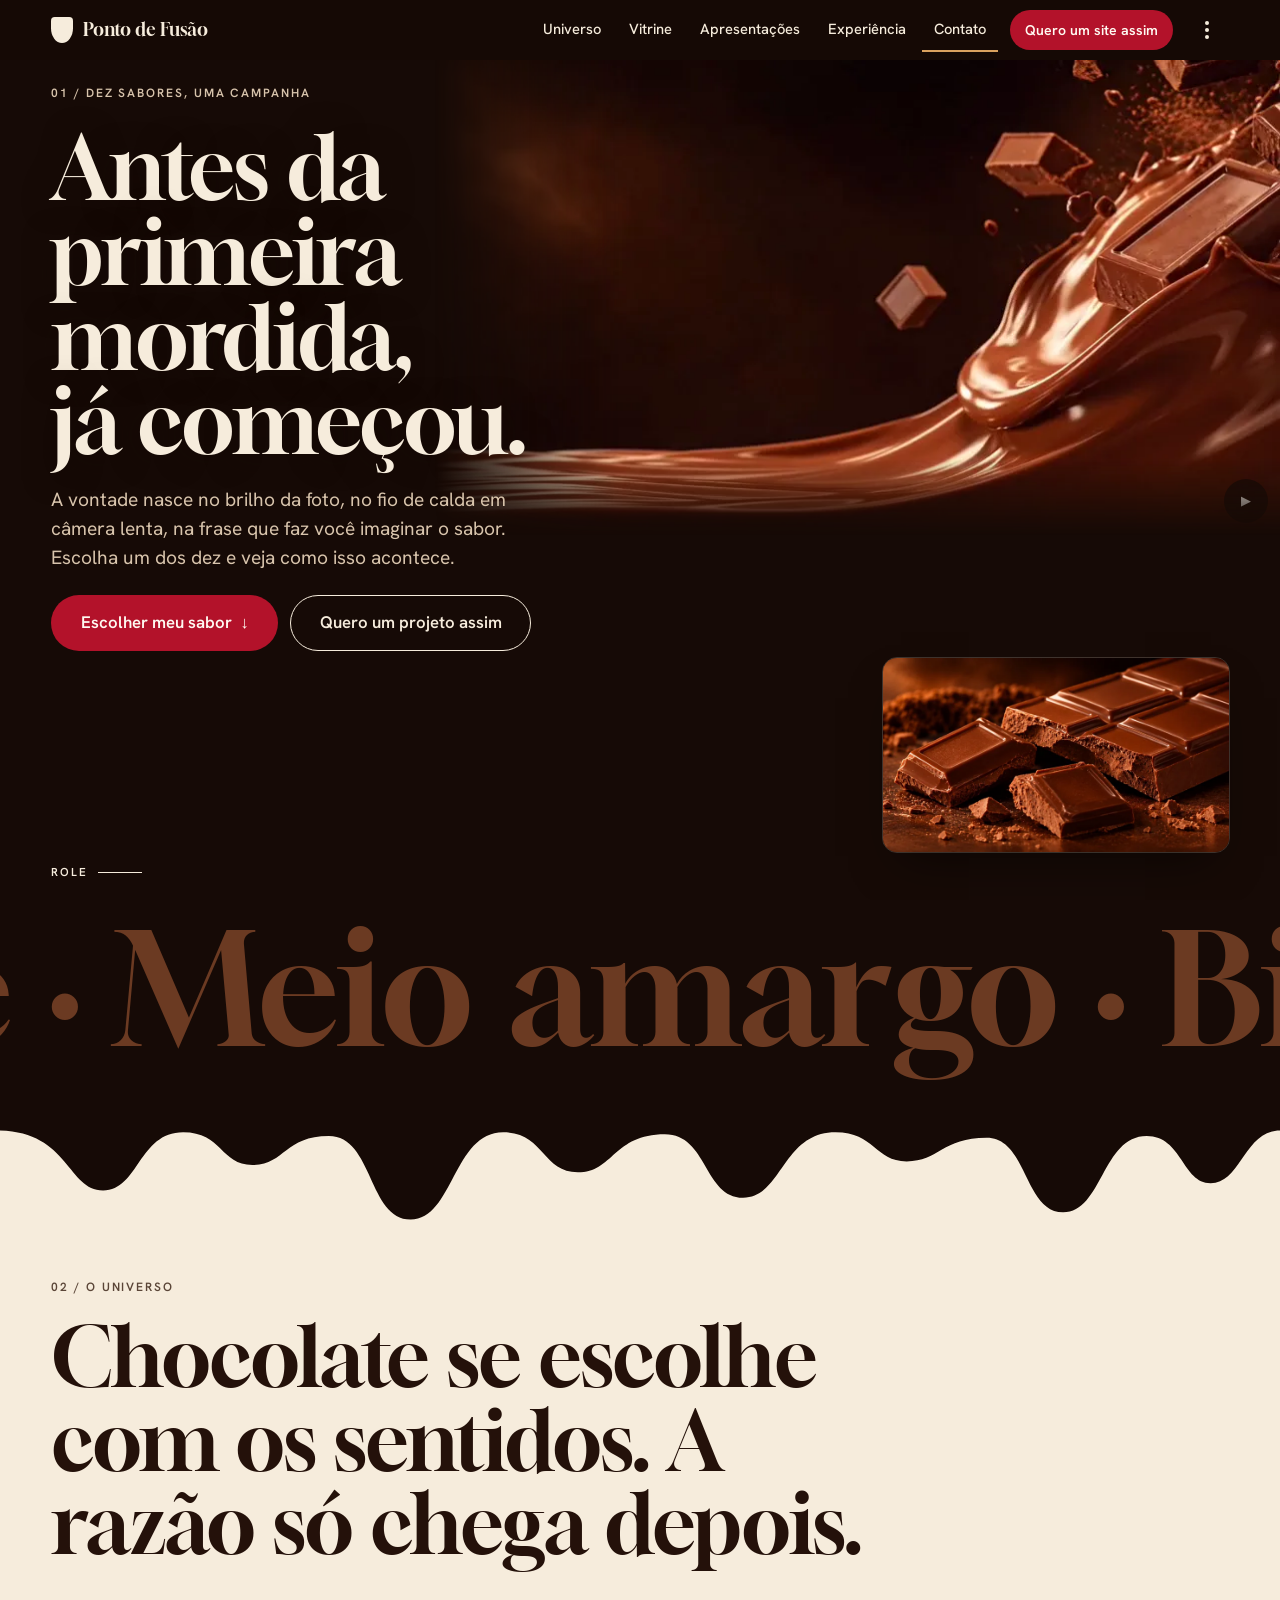
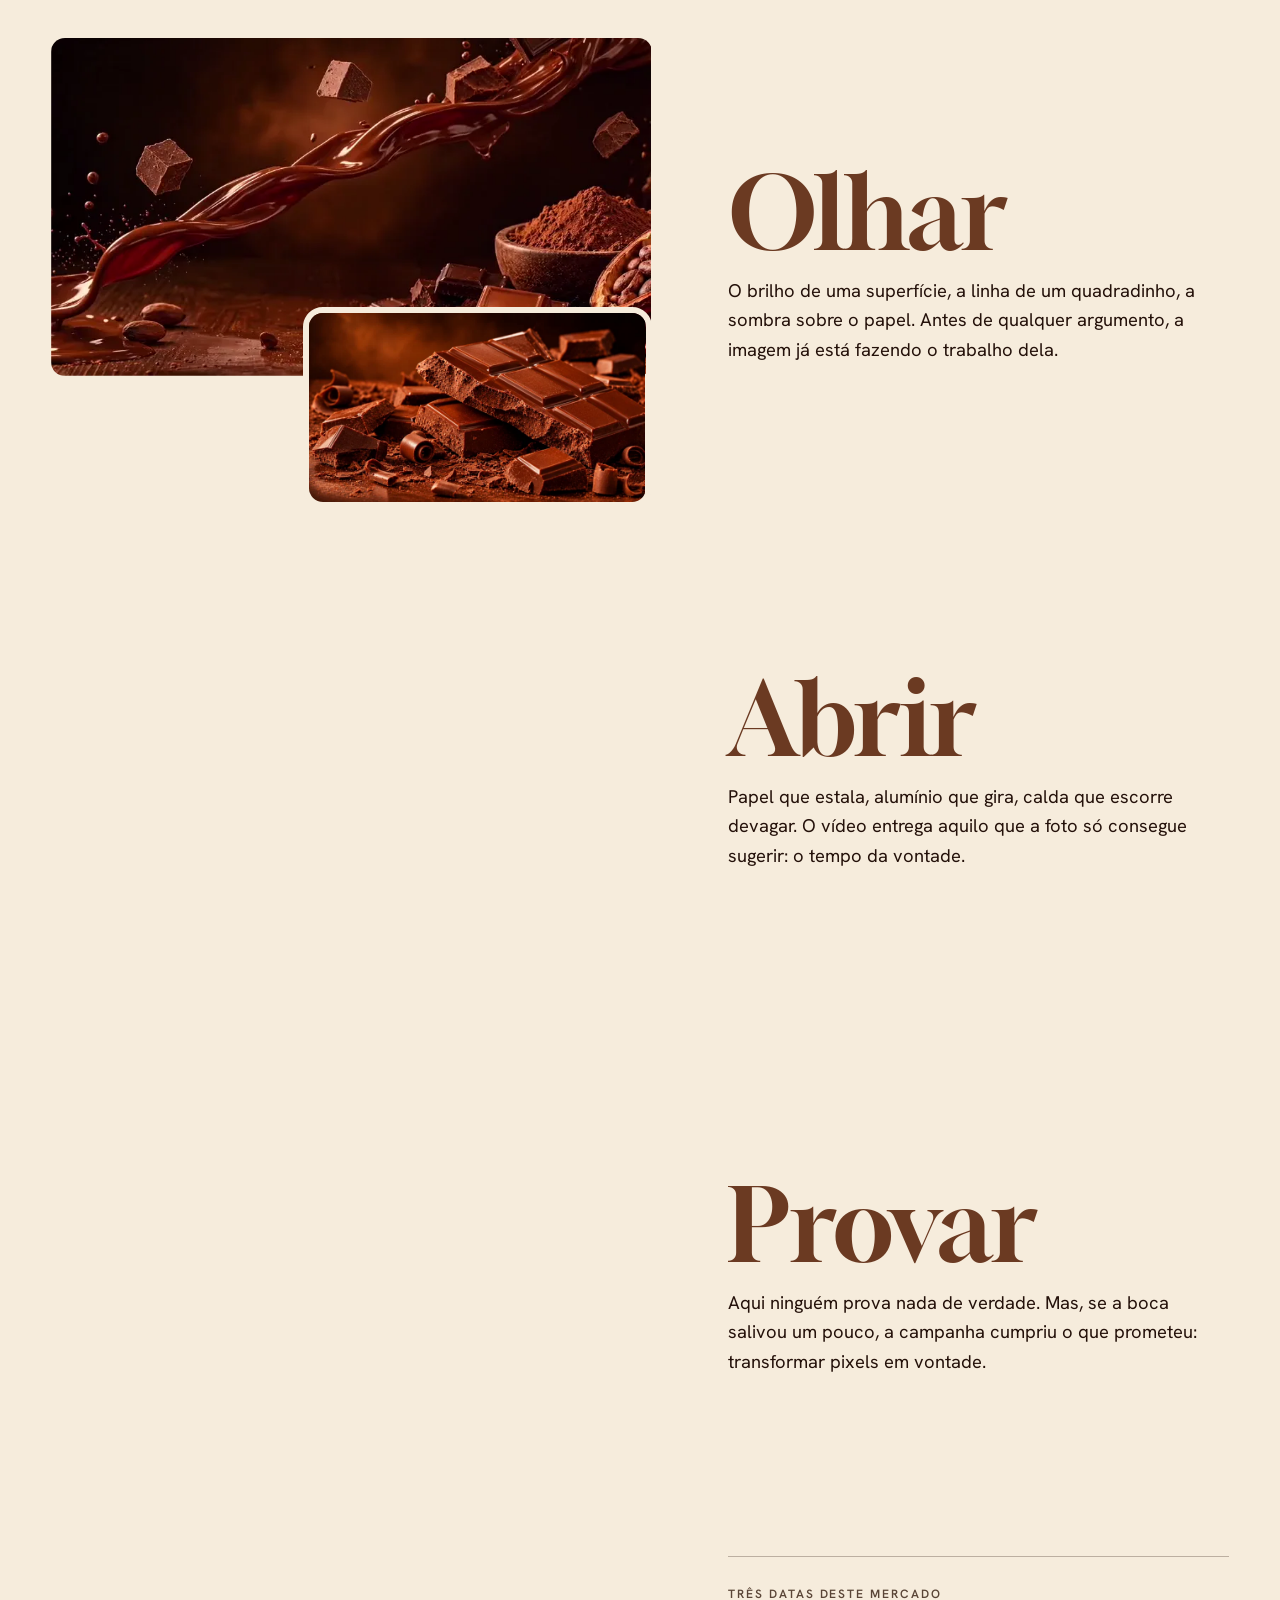
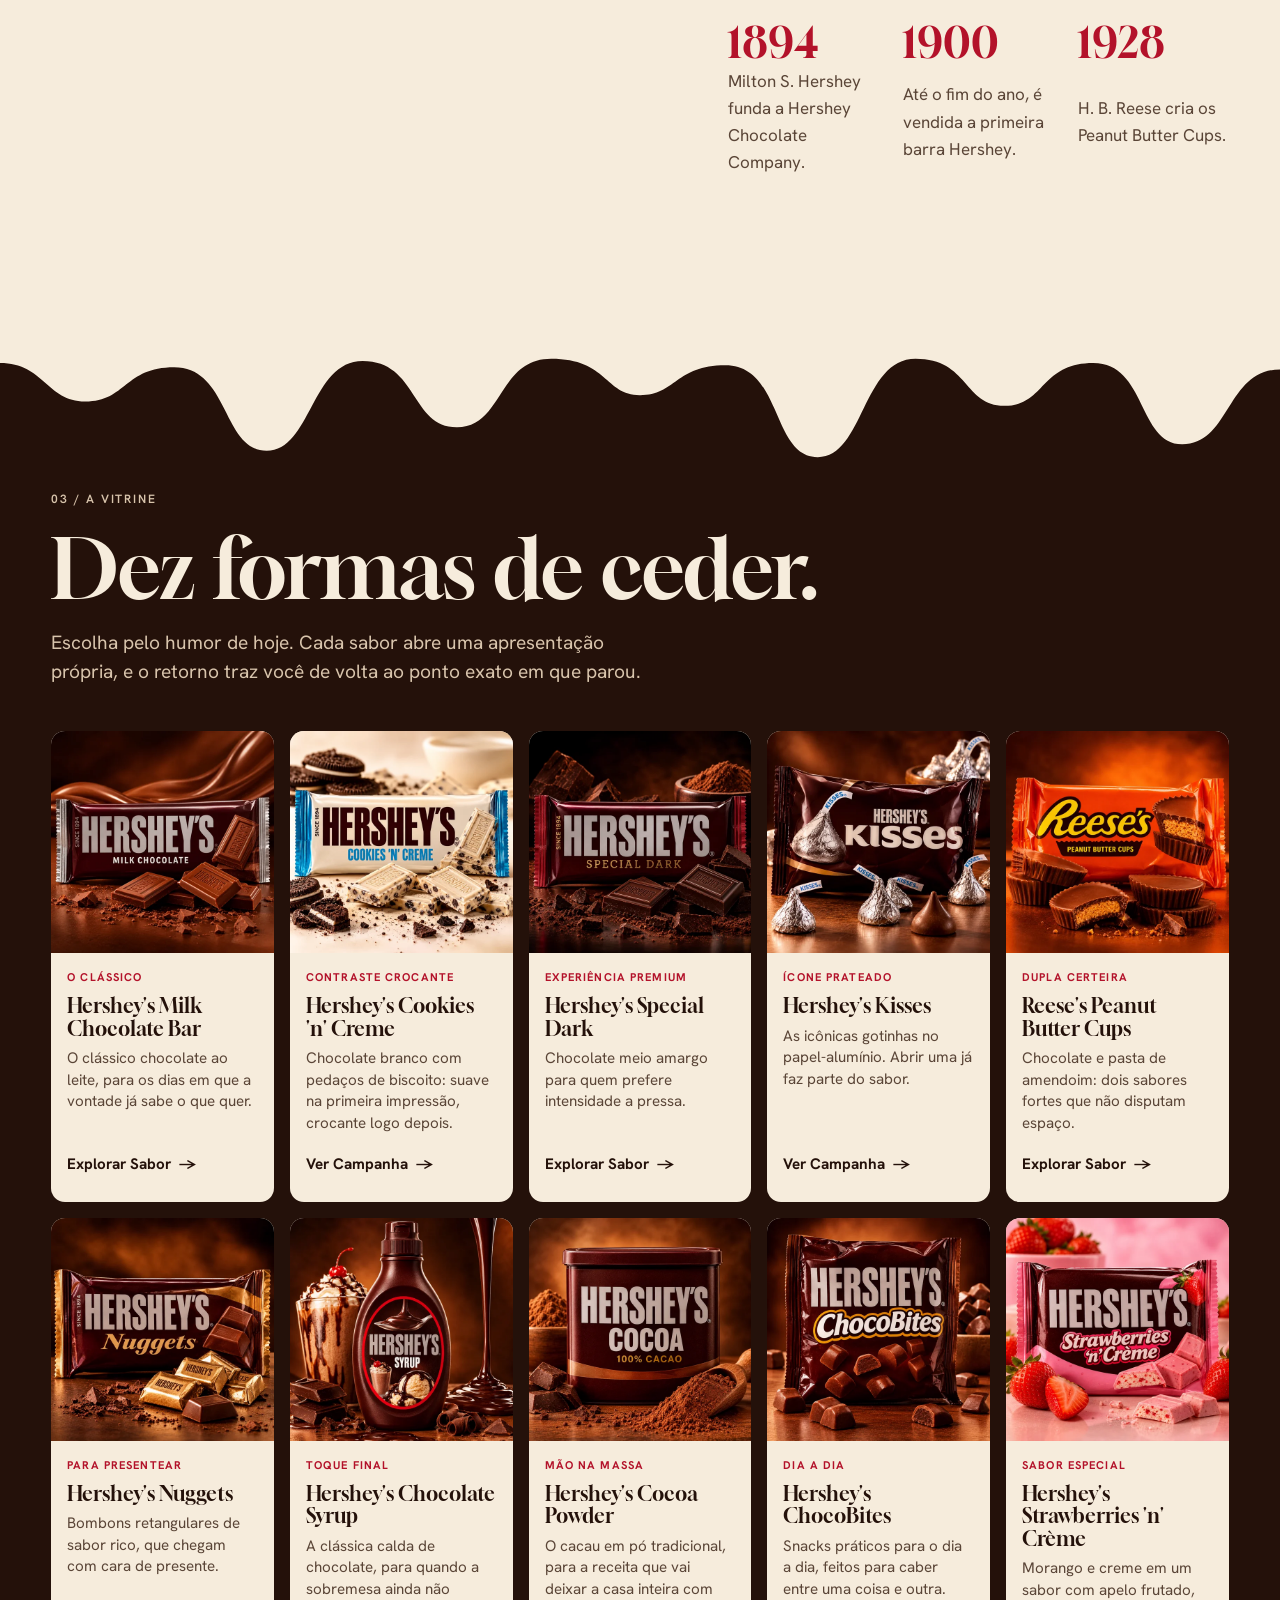
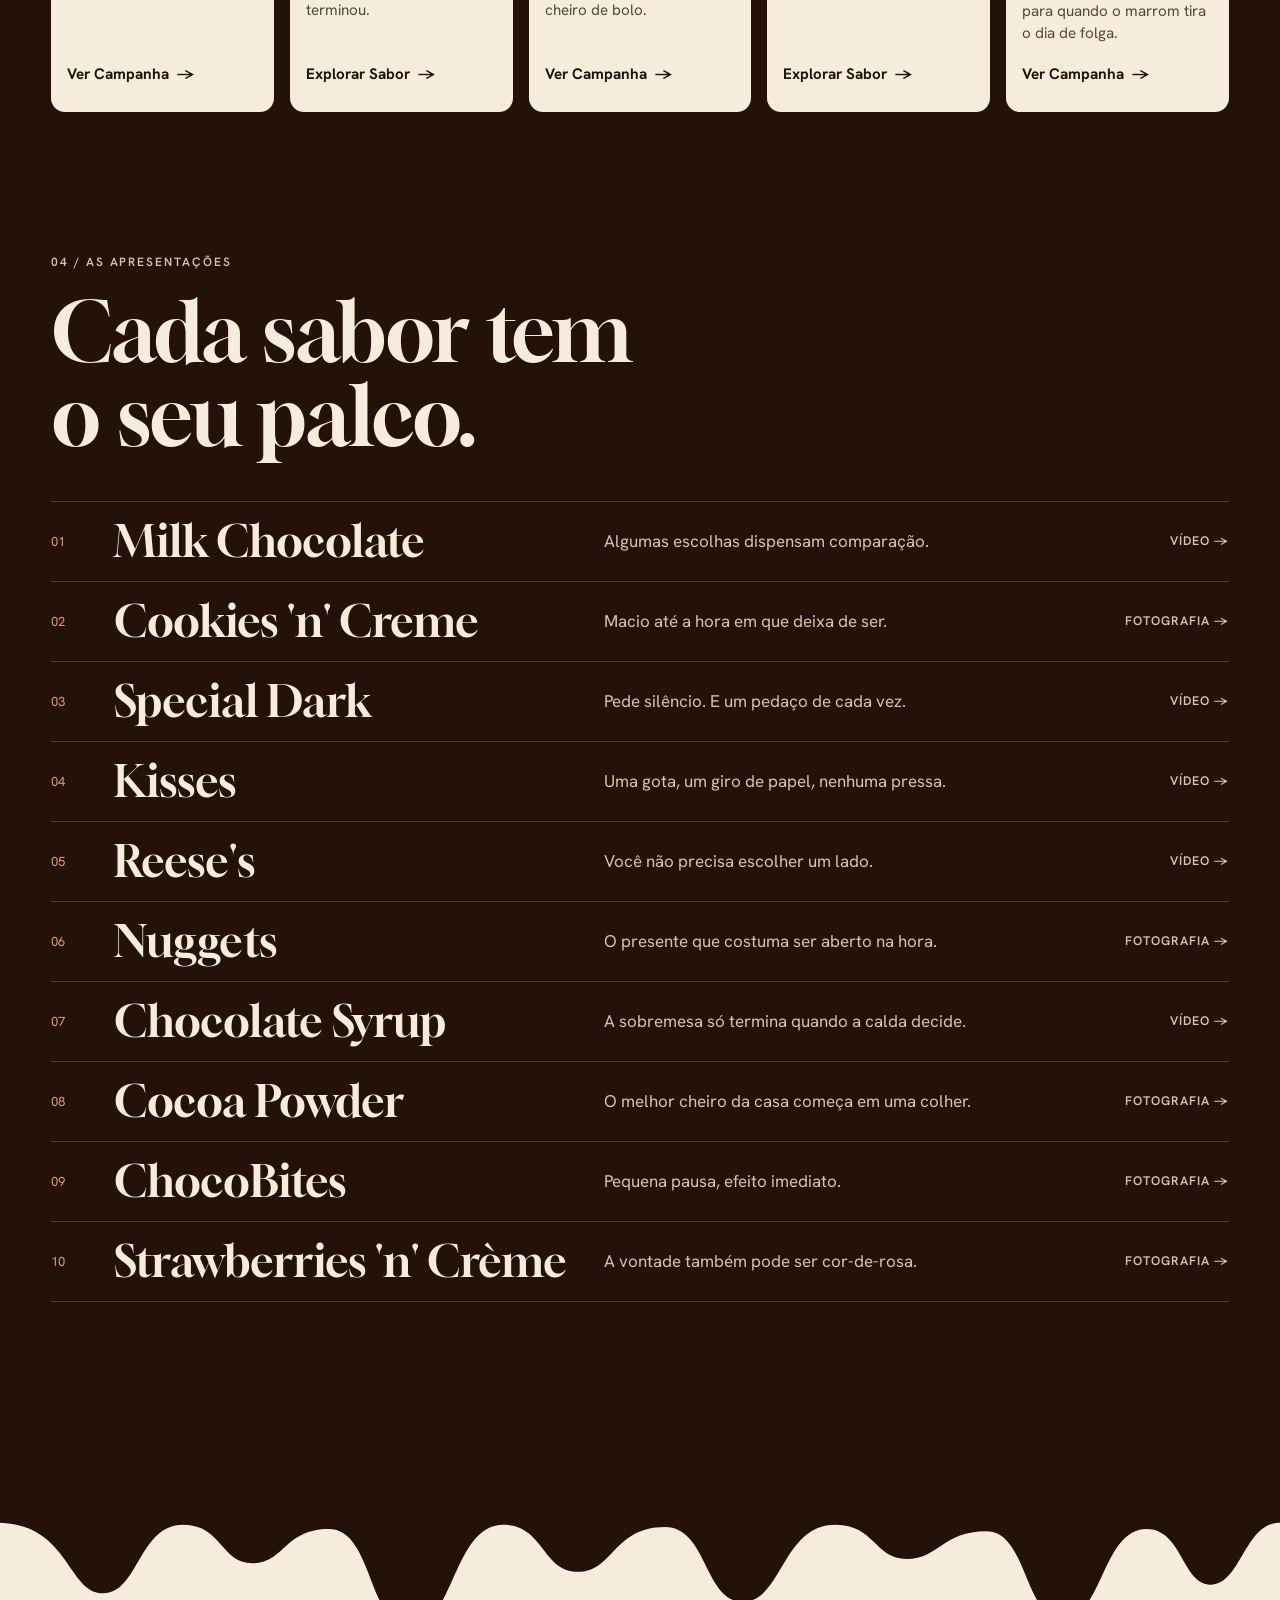
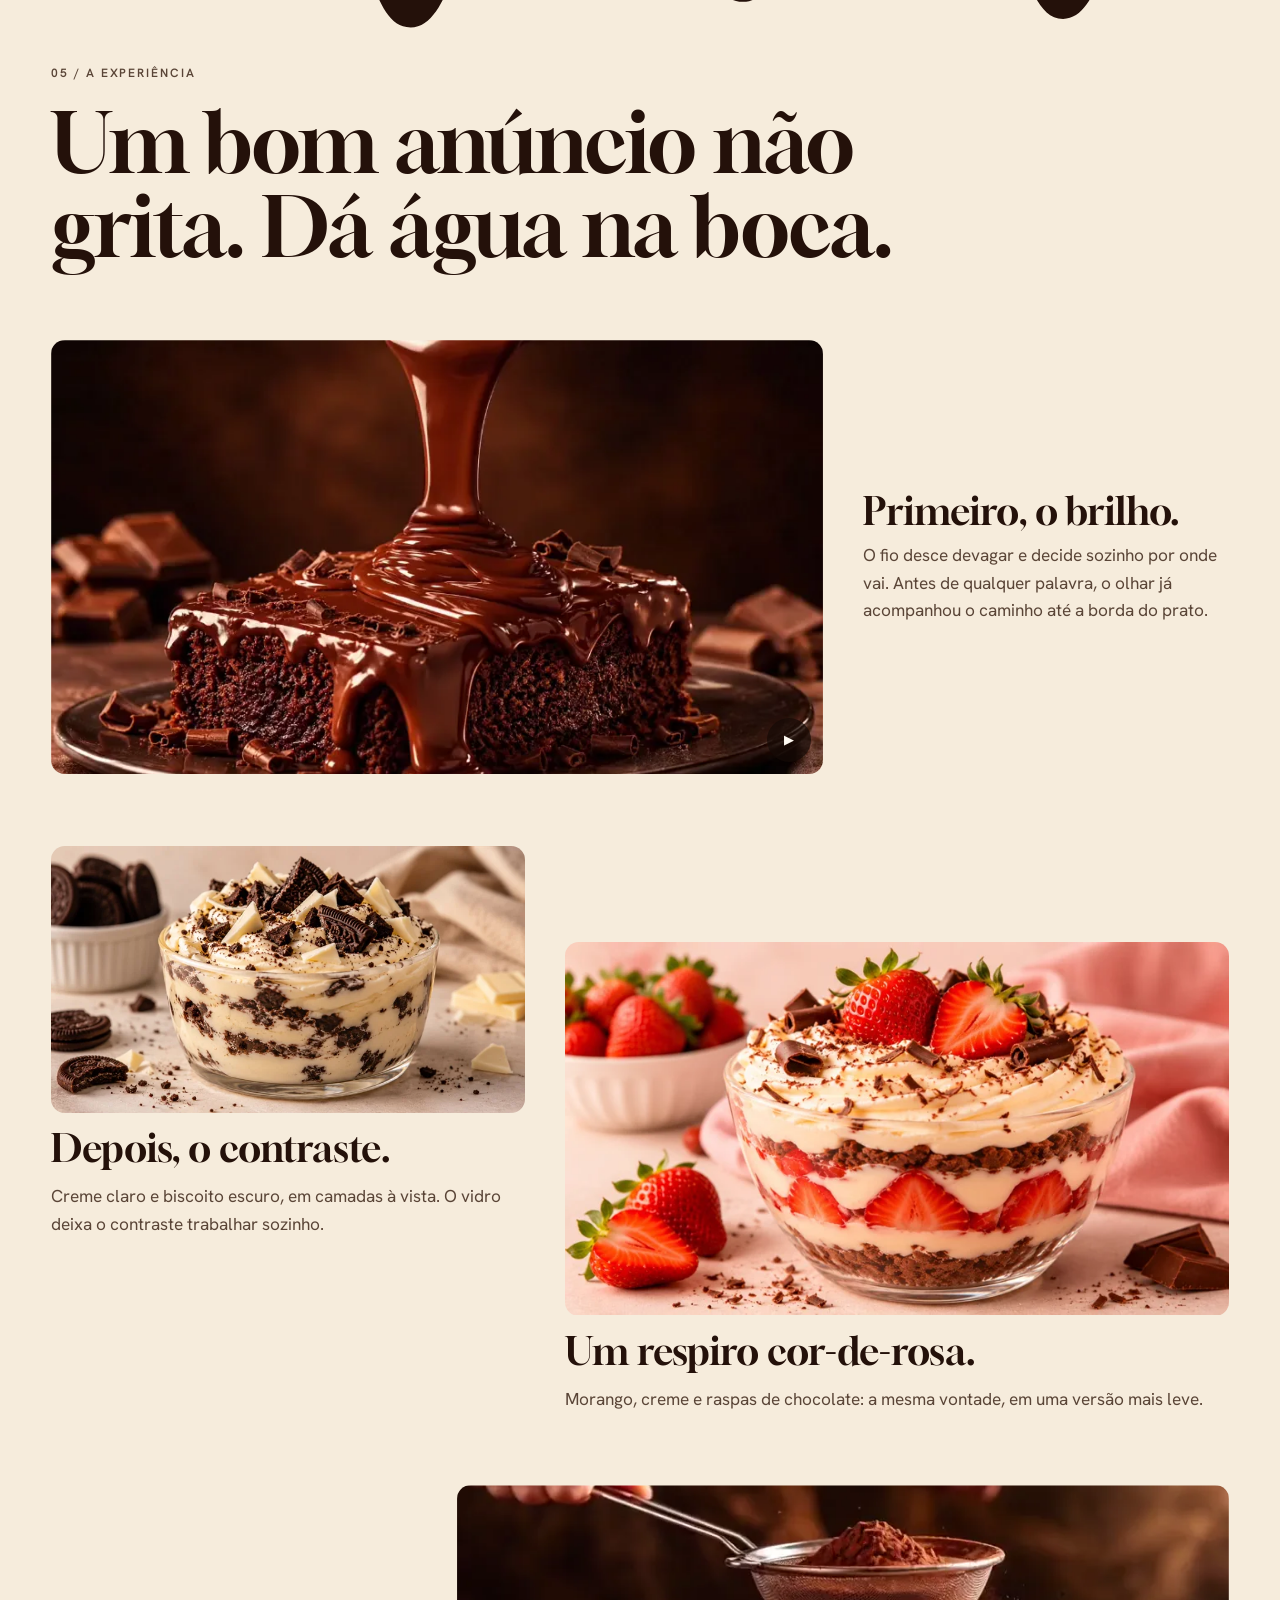
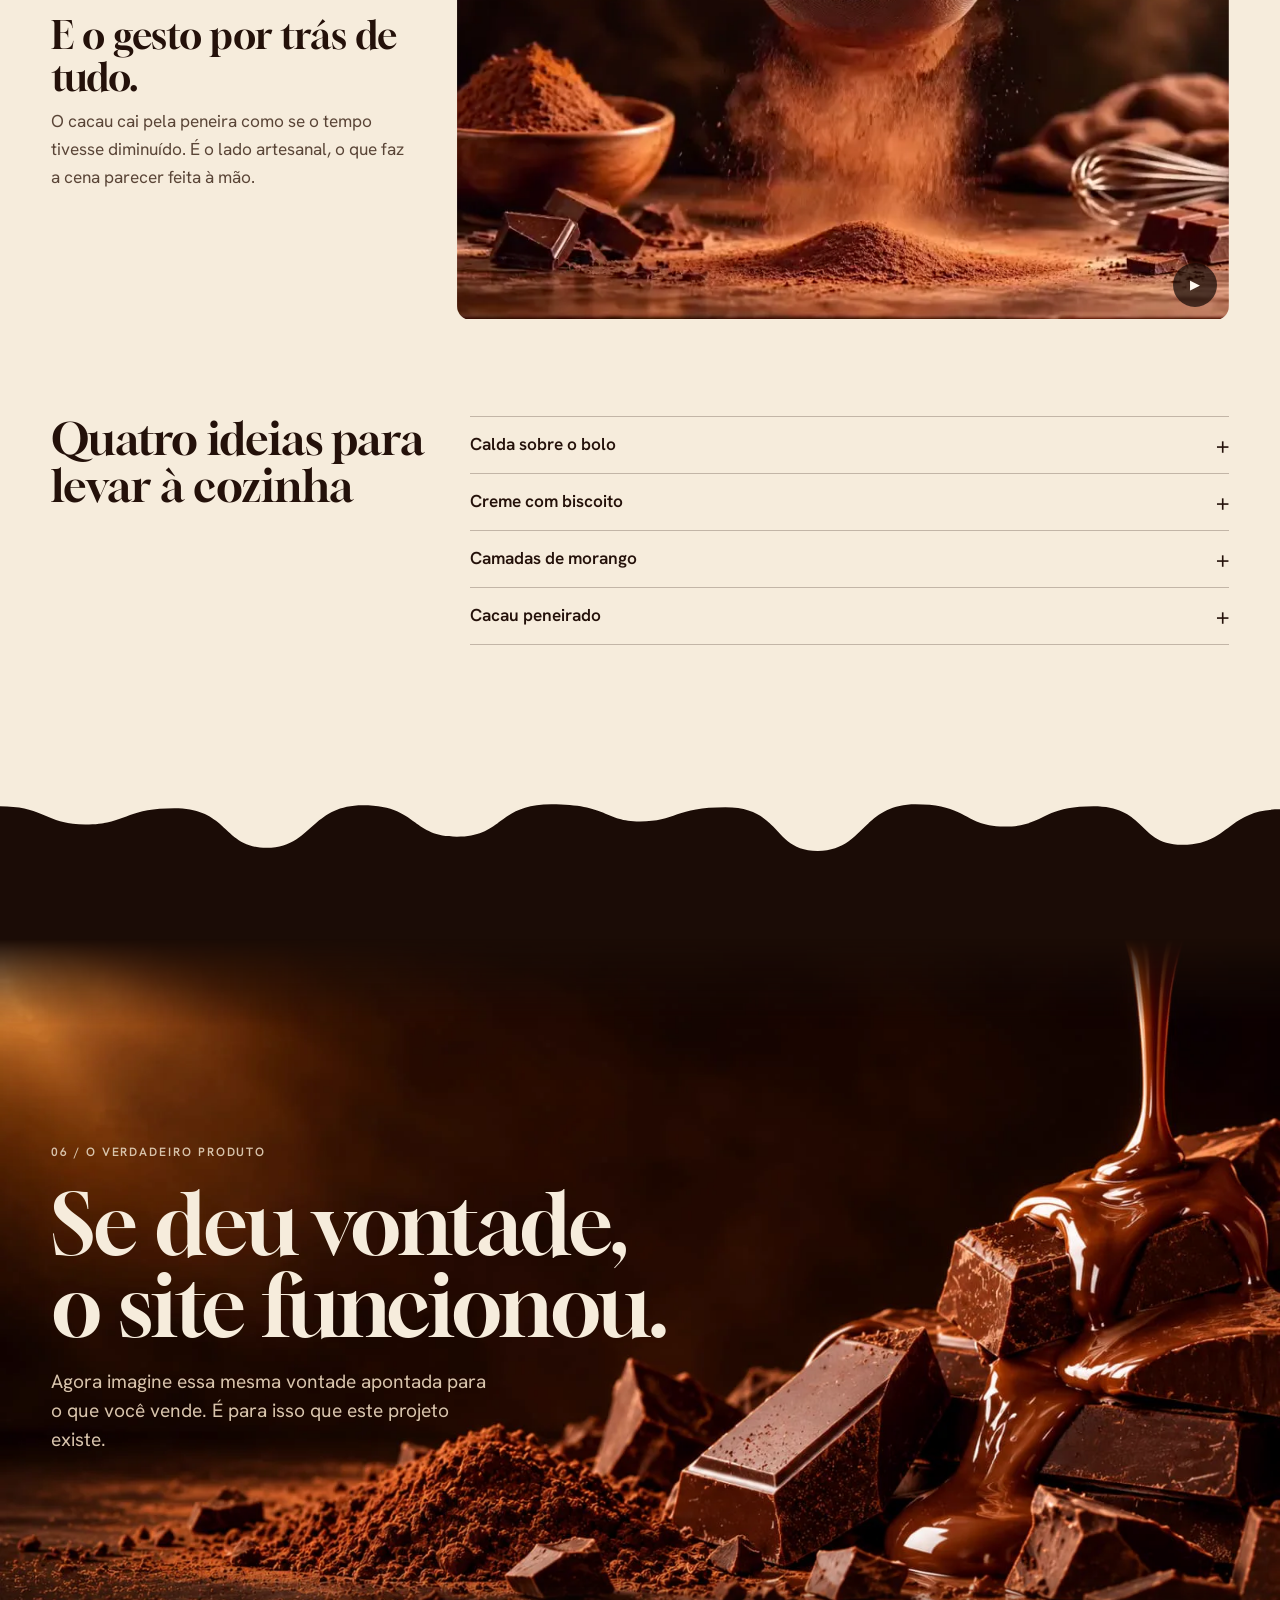
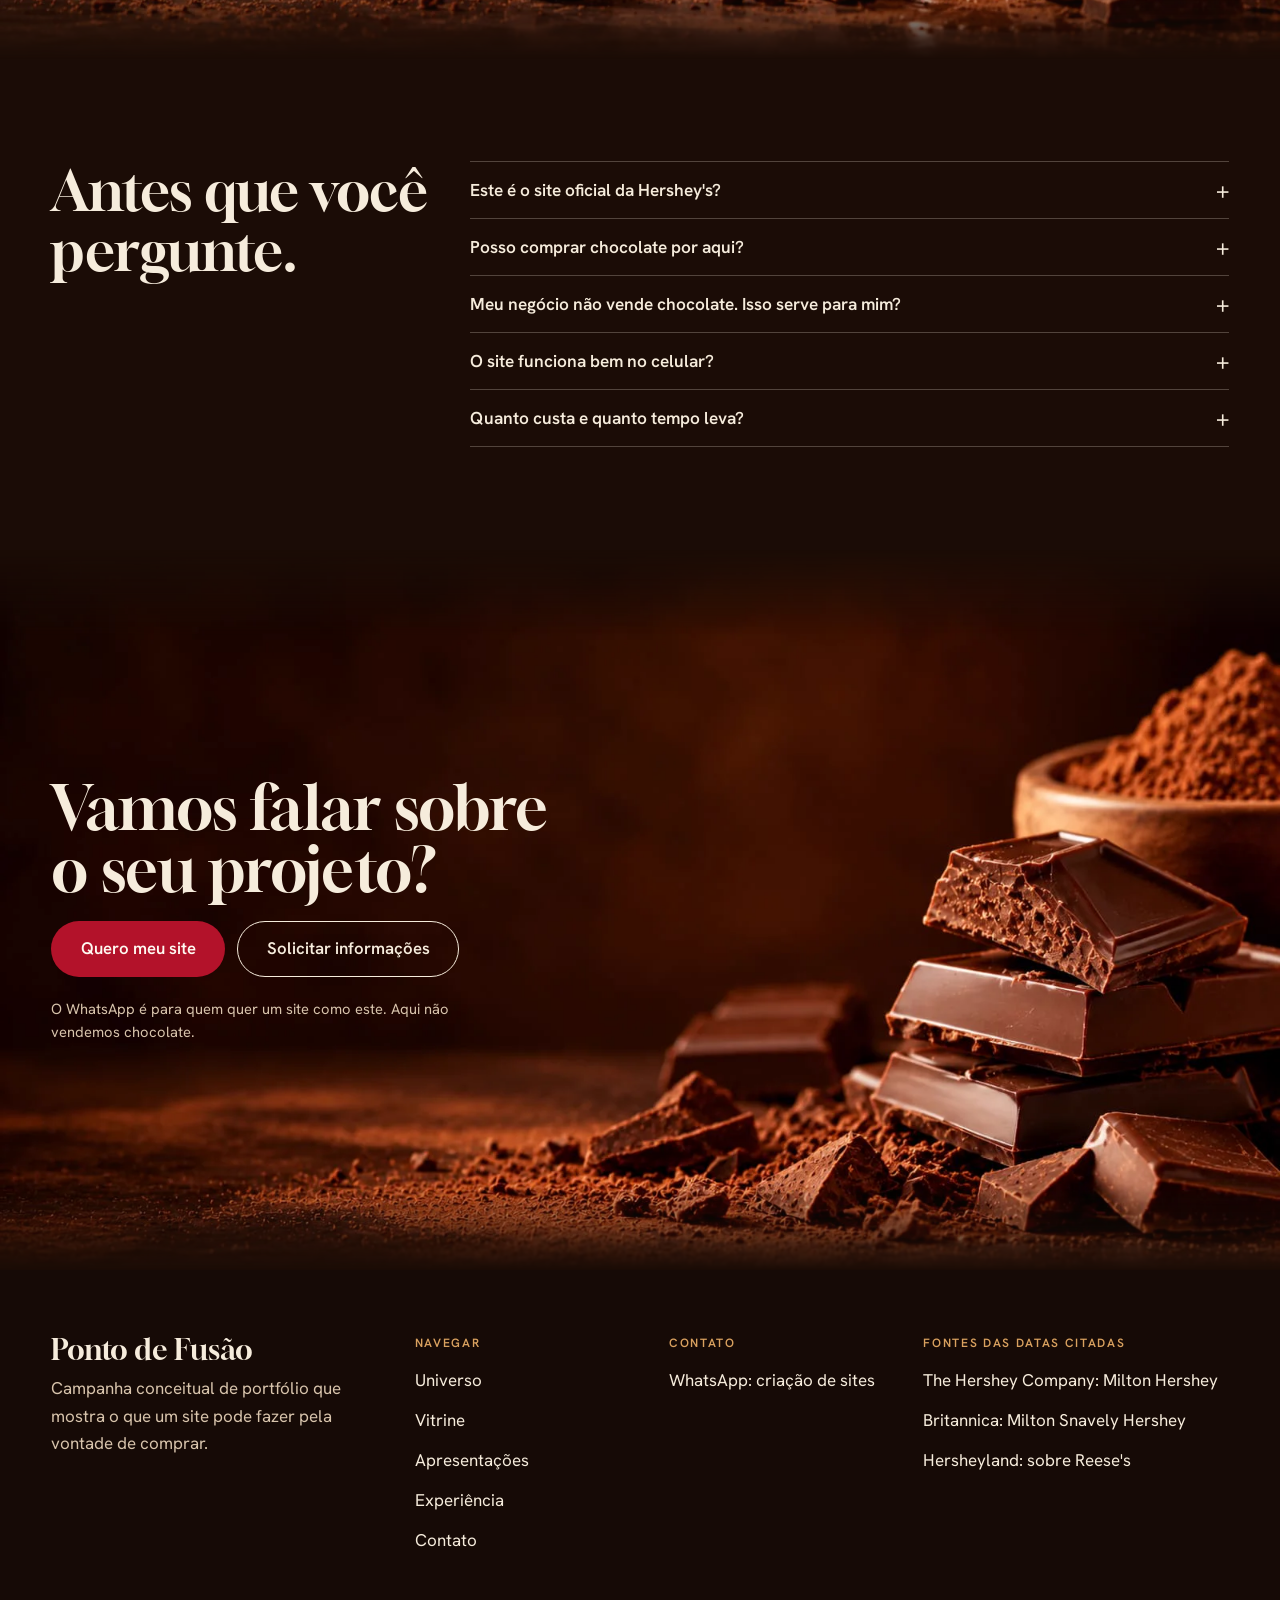
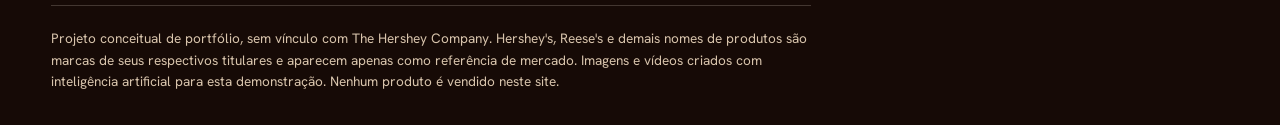
<file: index.html>
<!doctype html>
<html lang="pt-BR">
<head>
  <meta charset="utf-8">
  <meta name="viewport" content="width=device-width, initial-scale=1">
  <title>Ponto de Fusão: campanha conceitual com chocolates Hershey's</title>
  <meta name="description" content="Dez sabores, uma experiência digital: projeto de portfólio que mostra como fotografia, vídeo e texto despertam desejo antes da primeira mordida.">
  <meta name="theme-color" content="#160a06">
  <link rel="icon" href="data:image/svg+xml,%3Csvg xmlns='http://www.w3.org/2000/svg' viewBox='0 0 32 32'%3E%3Crect width='32' height='32' rx='7' fill='%2324110a'/%3E%3Cpath d='M8 8h16v8c0 4-2 3-3 6s-3 3-4 0-2-1-4-1-5-1-5-5z' fill='%23f6ecdc'/%3E%3C/svg%3E">
  <script>
    document.documentElement.classList.add("js");
    (function () {
      var nav = performance.getEntriesByType("navigation")[0];
      if (nav && nav.type === "back_forward" && "scrollRestoration" in history) history.scrollRestoration = "manual";
    })();
  </script>
  <link rel="preconnect" href="https://fonts.googleapis.com">
  <link rel="preconnect" href="https://fonts.gstatic.com" crossorigin>
  <link href="https://fonts.googleapis.com/css2?family=Gloock&family=Hanken+Grotesk:wght@400;500;600;700&display=swap" rel="stylesheet">
  <link rel="stylesheet" href="css/tokens.css">
  <link rel="stylesheet" href="css/base.css">
  <link rel="stylesheet" href="css/layout.css">
  <link rel="stylesheet" href="css/components.css">
  <link rel="stylesheet" href="css/home.css">
  <link rel="stylesheet" href="css/motion.css">
</head>
<body class="page-home">
  <a class="skip-link" href="#conteudo">Pular para o conteúdo</a>
  <div data-header></div>

  <main id="conteudo">
    <!-- 01 · Hero: área de vídeo + área de fotografia -->
    <section class="hero zone-dark" id="inicio" aria-labelledby="hero-title">
      <div class="hero-film" data-reveal="fade-up"><div data-slot="hero-video"></div></div>
      <div class="hero-copy" data-reveal="fade-up">
        <p class="eyebrow" data-item>01 / Dez sabores, uma campanha</p>
        <h1 class="hero-title" id="hero-title" data-item>Antes da primeira mordida, já&nbsp;começou.</h1>
        <p class="hero-sub" data-item>A vontade nasce no brilho da foto, no fio de calda em câmera lenta, na frase que faz você imaginar o sabor. Escolha um dos dez e veja como isso acontece.</p>
        <div class="cta-row" data-item>
          <a class="btn btn--action btn--lg" href="#vitrine">Escolher meu sabor <span aria-hidden="true">↓</span></a>
          <a class="btn btn--ghost btn--lg" data-wa>Quero um projeto assim</a>
        </div>
      </div>
      <div class="hero-photo" data-reveal="slide-right"><div data-slot="hero-foto" data-eager></div></div>
      <a class="scroll-cue" href="#universo"><span>Role</span><span class="scroll-cue-line" aria-hidden="true"></span></a>
    </section>

    <div class="marquee zone-dark" aria-hidden="true">
      <p class="marquee-text" data-marquee>Ao leite · Meio amargo · Biscoito · Amendoim · Calda · Cacau · Morango · Ao leite · Meio amargo · Biscoito · Amendoim · Calda · Cacau · Morango</p>
    </div>

    <!-- 02 · Universo: coluna de mídia fixa enquanto os textos passam -->
    <section class="universe zone-cream" id="universo" aria-labelledby="universo-title">
      <div class="drip" data-drip aria-hidden="true" style="color:var(--c-cacao-950)">
        <svg viewBox="0 0 1440 140" preserveAspectRatio="none"><path fill="currentColor" d="M0,0 H1440 V38 C1400,38 1396,96 1362,96 C1330,96 1330,44 1290,44 C1240,44 1240,128 1196,128 C1152,128 1156,46 1110,46 C1060,46 1056,72 1020,72 C984,72 984,40 940,40 C880,40 880,112 836,112 C792,112 796,42 748,42 C690,42 690,84 650,84 C610,84 612,40 566,40 C510,40 510,136 462,136 C414,136 420,44 370,44 C320,44 320,76 284,76 C248,76 250,40 206,40 C156,40 156,104 116,104 C76,104 78,40 0,38 Z"/></svg>
      </div>
      <div class="universe-head" data-reveal="slide-left">
        <p class="eyebrow" data-item>02 / O universo</p>
        <h2 class="h-section" id="universo-title" data-item>Chocolate se escolhe com os sentidos. A razão só chega depois.</h2>
      </div>
      <div class="universe-grid">
        <div class="universe-media">
          <div class="universe-sticky">
            <div class="universe-video" data-reveal="clip-reveal"><div data-slot="universo-video"></div></div>
            <div class="universe-detail" data-reveal="scale-up"><div data-slot="universo-foto"></div></div>
          </div>
        </div>
        <div class="universe-acts">
          <article class="act" data-reveal="slide-right">
            <span class="act-word" data-item>Olhar</span>
            <p data-item>O brilho de uma superfície, a linha de um quadradinho, a sombra sobre o papel. Antes de qualquer argumento, a imagem já está fazendo o trabalho dela.</p>
          </article>
          <article class="act" data-reveal="fade-up">
            <span class="act-word" data-item>Abrir</span>
            <p data-item>Papel que estala, alumínio que gira, calda que escorre devagar. O vídeo entrega aquilo que a foto só consegue sugerir: o tempo da vontade.</p>
          </article>
          <article class="act" data-reveal="slide-left">
            <span class="act-word" data-item>Provar</span>
            <p data-item>Aqui ninguém prova nada de verdade. Mas, se a boca salivou um pouco, a campanha cumpriu o que prometeu: transformar pixels em vontade.</p>
          </article>
          <div class="timeline" data-reveal="fade-up">
            <p class="eyebrow" data-item>Três datas deste mercado</p>
            <ol>
              <li data-item><strong data-count="1894" data-from="1860">1894</strong><span>Milton S. Hershey funda a Hershey Chocolate Company.</span></li>
              <li data-item><strong data-count="1900" data-from="1860">1900</strong><span>Até o fim do ano, é vendida a primeira barra Hershey.</span></li>
              <li data-item><strong data-count="1928" data-from="1860">1928</strong><span>H. B. Reese cria os Peanut Butter Cups.</span></li>
            </ol>
          </div>
        </div>
      </div>
    </section>

    <!-- 03 · Vitrine: os 10 produtos, gerados de js/data/products.js -->
    <section class="showcase zone-dark" id="vitrine" aria-labelledby="vitrine-title">
      <div class="drip" data-drip aria-hidden="true" style="color:var(--c-cream)">
        <svg viewBox="0 0 1440 140" preserveAspectRatio="none"><path fill="currentColor" d="M0,0 H1440 V50 C1380,50 1384,120 1330,120 C1280,120 1290,44 1230,44 C1170,44 1176,84 1130,84 C1084,84 1090,40 1030,40 C970,40 972,132 920,132 C868,132 880,46 816,46 C760,46 760,74 720,74 C680,74 684,40 620,40 C560,40 566,104 514,104 C462,104 470,42 408,42 C350,42 350,126 300,126 C250,126 258,48 196,48 C140,48 142,80 96,80 C52,80 50,44 0,44 Z"/></svg>
      </div>
      <div class="sec-head" data-reveal="fade-up">
        <p class="eyebrow" data-item>03 / A vitrine</p>
        <h2 class="h-section" id="vitrine-title" data-item>Dez formas de ceder.</h2>
        <p class="lede" data-item>Escolha pelo humor de hoje. Cada sabor abre uma apresentação própria, e o retorno traz você de volta ao ponto exato em que parou.</p>
      </div>
      <ul class="showcase-grid" data-showcase></ul>
    </section>

    <!-- 04 · Apresentações individuais: índice das 10 páginas de produto -->
    <section class="presentations zone-dark" id="apresentacoes" aria-labelledby="apresentacoes-title">
      <div class="sec-head" data-reveal="fade-up">
        <p class="eyebrow" data-item>04 / As apresentações</p>
        <h2 class="h-section" id="apresentacoes-title" data-item>Cada sabor tem o seu palco.</h2>
      </div>
      <ol class="index-list" data-index></ol>
    </section>

    <!-- 05 · Experiência sensorial: único lugar do site com receitas -->
    <section class="experience zone-cream" id="experiencia" aria-labelledby="experiencia-title">
      <div class="drip" data-drip aria-hidden="true" style="color:var(--c-cacao-900)">
        <svg viewBox="0 0 1440 140" preserveAspectRatio="none"><path fill="currentColor" d="M0,0 H1440 V38 C1400,38 1396,96 1362,96 C1330,96 1330,44 1290,44 C1240,44 1240,128 1196,128 C1152,128 1156,46 1110,46 C1060,46 1056,72 1020,72 C984,72 984,40 940,40 C880,40 880,112 836,112 C792,112 796,42 748,42 C690,42 690,84 650,84 C610,84 612,40 566,40 C510,40 510,136 462,136 C414,136 420,44 370,44 C320,44 320,76 284,76 C248,76 250,40 206,40 C156,40 156,104 116,104 C76,104 78,40 0,38 Z"/></svg>
      </div>
      <div class="sec-head" data-reveal="slide-left">
        <p class="eyebrow" data-item>05 / A experiência</p>
        <h2 class="h-section" id="experiencia-title" data-item>Um bom anúncio não grita. Dá água na boca.</h2>
      </div>
      <div class="exp-grid">
        <figure class="exp exp--film" data-reveal="clip-reveal"><div data-slot="experiencia-calda"></div></figure>
        <div class="exp-note exp-note--a" data-reveal="slide-right">
          <h3 class="exp-title" data-item>Primeiro, o brilho.</h3>
          <p data-item>O fio desce devagar e decide sozinho por onde vai. Antes de qualquer palavra, o olhar já acompanhou o caminho até a borda do prato.</p>
        </div>
        <div class="exp-pair">
          <article class="exp-card" data-reveal="fade-up">
            <figure class="exp" data-item><div data-slot="experiencia-cookies"></div></figure>
            <h3 class="exp-title" data-item>Depois, o contraste.</h3>
            <p data-item>Creme claro e biscoito escuro, em camadas à vista. O vidro deixa o contraste trabalhar sozinho.</p>
          </article>
          <article class="exp-card exp-card--low" data-reveal="fade-up">
            <figure class="exp" data-item><div data-slot="experiencia-morango"></div></figure>
            <h3 class="exp-title" data-item>Um respiro cor-de-rosa.</h3>
            <p data-item>Morango, creme e raspas de chocolate: a mesma vontade, em uma versão mais leve.</p>
          </article>
        </div>
        <div class="exp-note exp-note--b" data-reveal="slide-left">
          <h3 class="exp-title" data-item>E o gesto por trás de tudo.</h3>
          <p data-item>O cacau cai pela peneira como se o tempo tivesse diminuído. É o lado artesanal, o que faz a cena parecer feita à mão.</p>
        </div>
        <figure class="exp exp--film exp--end" data-reveal="clip-reveal"><div data-slot="experiencia-cacau"></div></figure>
      </div>
      <div class="recipes" data-reveal="fade-up">
        <h3 class="recipes-title" data-item>Quatro ideias para levar à cozinha</h3>
        <div class="accordion" data-item>
          <details name="receitas"><summary>Calda sobre o bolo</summary><p>Derreta o chocolate em banho-maria até ficar liso e despeje sobre o bolo ainda morno, do centro para as bordas. Termine com raspas de chocolate.</p></details>
          <details name="receitas"><summary>Creme com biscoito</summary><p>Em um recipiente de vidro, alterne creme claro e biscoito de chocolate quebrado. Leve à geladeira antes de servir e finalize com mais pedaços por cima.</p></details>
          <details name="receitas"><summary>Camadas de morango</summary><p>Monte camadas de bolo de chocolate esfarelado, creme e fatias de morango. Coloque um morango inteiro no topo e espalhe as raspas de chocolate.</p></details>
          <details name="receitas"><summary>Cacau peneirado</summary><p>Passe o cacau em pó pela peneira antes de usar. Isso ajuda a desfazer os grumos e a distribuir o pó por igual, na massa ou sobre a sobremesa pronta.</p></details>
        </div>
      </div>
    </section>

    <!-- 06 · Encerramento: a virada de chocolate para o serviço de criação de sites -->
    <section class="closing zone-closing" id="contato" aria-labelledby="contato-title">
      <div class="drip" data-drip aria-hidden="true" style="color:var(--c-cream)">
        <svg viewBox="0 0 1440 140" preserveAspectRatio="none"><path fill="currentColor" d="M0,0 H1440 V50 C1380,50 1384,120 1330,120 C1280,120 1290,44 1230,44 C1170,44 1176,84 1130,84 C1084,84 1090,40 1030,40 C970,40 972,132 920,132 C868,132 880,46 816,46 C760,46 760,74 720,74 C680,74 684,40 620,40 C560,40 566,104 514,104 C462,104 470,42 408,42 C350,42 350,126 300,126 C250,126 258,48 196,48 C140,48 142,80 96,80 C52,80 50,44 0,44 Z"/></svg>
      </div>
      <div class="stage" data-reveal="fade-up">
        <div class="stage-media" data-slot="encerramento"></div>
        <div class="stage-copy">
          <p class="eyebrow" data-item>06 / O verdadeiro produto</p>
          <h2 class="closing-title" id="contato-title" data-item>Se deu vontade, o site funcionou.</h2>
          <p class="lede" data-item>Agora imagine essa mesma vontade apontada para o que você vende. É para isso que este projeto existe.</p>
        </div>
      </div>

      <div class="faq-grid">
        <h3 class="faq-title" data-reveal="fade-up">Antes que você pergunte.</h3>
        <div class="accordion" data-reveal="fade-up">
          <details name="duvidas"><summary>Este é o site oficial da Hershey's?</summary><p>Não. É uma campanha conceitual de portfólio, sem vínculo com a fabricante. Os produtos servem de referência para mostrar o que um site bem pensado consegue fazer.</p></details>
          <details name="duvidas"><summary>Posso comprar chocolate por aqui?</summary><p>Não. Não existe carrinho, pagamento nem entrega. O único contato disponível é para quem se interessa por criação de sites.</p></details>
          <details name="duvidas"><summary>Meu negócio não vende chocolate. Isso serve para mim?</summary><p>Serve a lógica: entender o que desperta desejo no seu mercado e organizar imagem, texto e navegação em torno disso. A identidade visual é criada para o seu caso, e não copiada deste projeto.</p></details>
          <details name="duvidas"><summary>O site funciona bem no celular?</summary><p>Esta é a premissa do projeto: ele foi pensado primeiro para a tela pequena, com áreas de toque confortáveis, carregamento sob demanda e respeito a quem prefere menos movimento.</p></details>
          <details name="duvidas"><summary>Quanto custa e quanto tempo leva?</summary><p>Depende do tamanho do projeto e dos materiais que você já tem. A conversa pelo WhatsApp serve justamente para entender o seu caso antes de falar em valores e prazos.</p></details>
        </div>
      </div>

      <div class="stage stage--cta" data-reveal="fade-up">
        <div class="stage-media" data-slot="chamada"></div>
        <div class="stage-copy">
          <h2 class="stage-title" data-item>Vamos falar sobre o seu projeto?</h2>
          <div class="cta-row" data-item>
            <a class="btn btn--action btn--lg" data-wa>Quero meu site</a>
            <a class="btn btn--ghost btn--lg" data-wa>Solicitar informações</a>
          </div>
          <p class="cta-note" data-cta-note data-item></p>
        </div>
      </div>
    </section>
  </main>

  <div data-footer></div>
  <noscript><p class="noscript">Este site precisa de JavaScript para exibir a vitrine e as animações.</p></noscript>
  <script type="module" src="js/pages/home.js"></script>
</body>
</html>
</file>
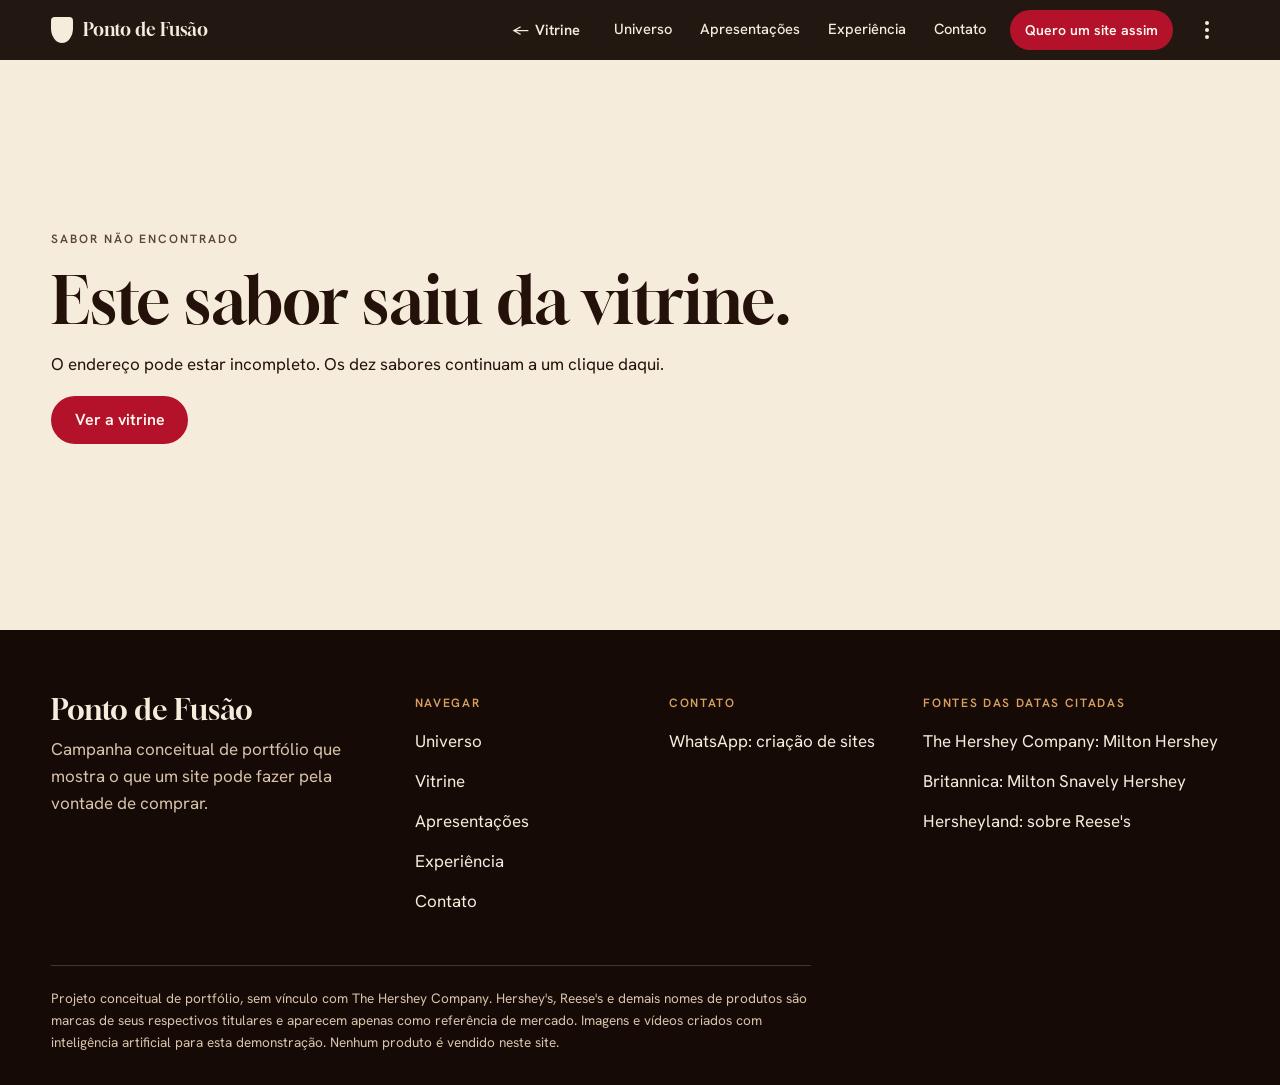
<file: produto.html>
<!doctype html>
<html lang="pt-BR">
<head>
  <meta charset="utf-8">
  <meta name="viewport" content="width=device-width, initial-scale=1">
  <title>Sabor · Ponto de Fusão</title>
  <meta name="description" content="Apresentação individual de produto em uma campanha conceitual de portfólio.">
  <meta name="theme-color" content="#24110a">
  <link rel="icon" href="data:image/svg+xml,%3Csvg xmlns='http://www.w3.org/2000/svg' viewBox='0 0 32 32'%3E%3Crect width='32' height='32' rx='7' fill='%2324110a'/%3E%3Cpath d='M8 8h16v8c0 4-2 3-3 6s-3 3-4 0-2-1-4-1-5-1-5-5z' fill='%23f6ecdc'/%3E%3C/svg%3E">
  <script>document.documentElement.classList.add("js");</script>
  <link rel="preconnect" href="https://fonts.googleapis.com">
  <link rel="preconnect" href="https://fonts.gstatic.com" crossorigin>
  <link href="https://fonts.googleapis.com/css2?family=Gloock&family=Hanken+Grotesk:wght@400;500;600;700&display=swap" rel="stylesheet">
  <link rel="stylesheet" href="css/tokens.css">
  <link rel="stylesheet" href="css/base.css">
  <link rel="stylesheet" href="css/layout.css">
  <link rel="stylesheet" href="css/components.css">
  <link rel="stylesheet" href="css/product.css">
  <link rel="stylesheet" href="css/motion.css">
</head>
<body class="page-product">
  <a class="skip-link" href="#conteudo">Pular para o conteúdo</a>
  <div data-header></div>
  <main id="conteudo"></main>
  <div data-footer></div>
  <noscript><p class="noscript">Este site precisa de JavaScript para exibir a apresentação do produto. <a href="index.html">Voltar ao início</a>.</p></noscript>
  <script type="module" src="js/pages/product.js"></script>
</body>
</html>
</file>
<file: css/tokens.css>
/* Tokens. O papel de cada cor está explicado no README. */
:root {
  --c-cacao-950: #160a06;
  --c-cacao-900: #24110a;
  --c-cacao-800: #3a1c10;
  --c-cacao-600: #6b3a22;
  --c-caramel: #d9a15f;
  --c-cream: #f6ecdc;
  --c-cream-200: #ebdcc4;
  --c-paper: #fffaf2;
  --c-red: #b3122a;
  --c-red-hover: #cf1a35;

  --font-display: "Gloock", "Georgia", serif;
  --font-body: "Hanken Grotesk", "Segoe UI", sans-serif;

  --gutter: clamp(16px, 4vw, 64px);
  --section-y: clamp(72px, 11vw, 168px);
  --header-h: 60px;
  --radius: 14px;

  --ease-out: cubic-bezier(0.16, 1, 0.3, 1);
  --shadow-lift: 0 22px 44px -18px rgb(0 0 0 / 0.55);

  /* Valores padrão: cada zona ou produto os redefine */
  --bg: var(--c-cream);
  --surface: var(--c-cream-200);
  --ink: var(--c-cacao-900);
  --muted: #5a4537;
  --accent: var(--c-red);
  --accent-ink: var(--c-paper);
}

.zone-dark {
  --bg: var(--c-cacao-900);
  --surface: var(--c-cacao-800);
  --ink: var(--c-cream);
  --muted: #d8c4ac;
  background: var(--bg);
  color: var(--ink);
}
.zone-cream {
  --bg: var(--c-cream);
  --surface: var(--c-cream-200);
  --ink: var(--c-cacao-900);
  --muted: #5a4537;
  background: var(--bg);
  color: var(--ink);
}
/* Mesmo tom do fundo das duas fotografias do encerramento */
.zone-closing {
  --bg: #1b0c06;
  --surface: var(--c-cacao-800);
  --ink: var(--c-cream);
  --muted: #d8c4ac;
  background: var(--bg);
  color: var(--ink);
}
</file>
<file: css/base.css>
*, *::before, *::after { box-sizing: border-box; }
html {
  -webkit-text-size-adjust: 100%;
  scroll-behavior: smooth;
  scroll-padding-top: calc(var(--header-h) + 8px);
}
body {
  margin: 0;
  background: var(--bg);
  color: var(--ink);
  font-family: var(--font-body);
  font-size: 1.0625rem;
  line-height: 1.6;
  overflow-x: clip;
  -webkit-font-smoothing: antialiased;
}
/* As entradas laterais começam fora da tela: clip não cria rolagem nem quebra position: sticky */
main { overflow-x: clip; }
h1, h2, h3, p, ul, ol, dl, dd, figure { margin: 0; }
ul, ol { padding: 0; list-style: none; }
img, video { display: block; max-width: 100%; }
a { color: inherit; }
button { font: inherit; color: inherit; }
:focus-visible { outline: 3px solid var(--c-caramel); outline-offset: 3px; border-radius: 4px; }

.skip-link {
  position: fixed; top: 8px; left: 8px; z-index: 200;
  padding: 10px 16px; background: var(--c-paper); color: var(--c-cacao-900);
  transform: translateY(-200%);
}
.skip-link:focus { transform: none; }

.eyebrow {
  font-size: 0.75rem; font-weight: 600; letter-spacing: 0.16em; text-transform: uppercase;
  color: var(--muted);
}
.h-section {
  font-family: var(--font-display); font-weight: 400;
  font-size: clamp(2.5rem, 6.4vw, 6rem); line-height: 1.02; letter-spacing: -0.012em;
  text-wrap: balance;
}
.lede { font-size: clamp(1.1rem, 1.5vw, 1.35rem); line-height: 1.5; color: var(--muted); max-width: 56ch; }
.sec-head { display: grid; gap: 18px; padding-inline: var(--gutter); max-width: 1100px; }
.noscript { padding: 24px var(--gutter); }
.not-found {
  min-height: 70vh; display: grid; align-content: center; justify-items: start; gap: 18px;
  padding: calc(var(--header-h) + 48px) var(--gutter) 64px;
}
</file>
<file: css/layout.css>
/* Cabeçalho, menu compacto e rodapé */
.site-header {
  position: fixed; inset: 0 0 auto; z-index: 100;
  height: var(--header-h);
  display: flex; align-items: center; gap: 12px;
  padding-inline: var(--gutter);
  background: color-mix(in srgb, var(--c-cacao-950) 94%, transparent);
  color: var(--c-cream);
}
.brand { display: inline-flex; align-items: center; gap: 10px; min-height: 44px; text-decoration: none; margin-right: auto; }
.brand-mark {
  width: 22px; height: 26px; background: var(--c-cream);
  border-radius: 4px 4px 12px 12px / 4px 4px 16px 16px;
}
.brand-name { font-family: var(--font-display); font-size: 1.15rem; white-space: nowrap; }

.head-back {
  display: inline-flex; align-items: center; gap: 6px; min-height: 44px; padding-inline: 10px;
  font-weight: 600; font-size: 0.92rem; text-decoration: none; white-space: nowrap;
}
.head-back:hover { color: var(--c-caramel); }

.nav-inline { display: none; gap: 4px; }
.nav-inline a {
  display: inline-flex; align-items: center; min-height: 44px; padding-inline: 12px;
  font-size: 0.92rem; font-weight: 500; text-decoration: none; border-bottom: 2px solid transparent;
  transition: color 0.2s, border-color 0.2s;
}
.nav-inline a:hover { color: var(--c-caramel); }
.nav-inline a[aria-current] { border-bottom-color: var(--c-caramel); }
.site-header .head-cta { display: none; }

.menu { position: relative; }
.menu-btn {
  width: 44px; height: 44px; display: grid; place-items: center;
  background: none; border: 0; border-radius: 50%; cursor: pointer;
  transition: background 0.2s;
}
.menu-btn svg { fill: currentColor; }
.menu-btn:hover, .menu-btn[aria-expanded="true"] { background: rgb(255 255 255 / 0.12); }
.menu-panel {
  position: absolute; top: calc(100% + 8px); right: 0; width: min(280px, calc(100vw - 32px));
  display: grid; padding: 8px;
  background: var(--c-cream); color: var(--c-cacao-900); border-radius: var(--radius);
  box-shadow: var(--shadow-lift);
}
.menu-panel[hidden] { display: none; }
.menu-panel a {
  display: flex; align-items: center; justify-content: space-between; min-height: 48px; padding-inline: 14px;
  font-weight: 600; text-decoration: none; border-radius: 8px;
}
.menu-panel a:hover { background: var(--c-cream-200); }
.menu-panel a[aria-current] { color: var(--c-red); }
.menu-panel .menu-wa { margin-top: 6px; background: var(--c-red); color: var(--c-paper); }
.menu-panel .menu-wa:hover { background: var(--c-red-hover); }

@media (min-width: 560px) {
  .site-header .head-cta { display: inline-flex; }
}
@media (min-width: 1040px) {
  .nav-inline { display: flex; }
}

.site-footer {
  background: var(--c-cacao-950); color: var(--c-cream);
  padding: 64px var(--gutter) 32px;
}
.footer-grid { display: grid; gap: 36px; }
.footer-brand { font-family: var(--font-display); font-size: 1.8rem; line-height: 1.1; }
.footer-desc { margin-top: 10px; max-width: 34ch; color: #d8c4ac; }
.footer-h { margin-bottom: 8px; font-size: 0.75rem; font-weight: 600; letter-spacing: 0.14em; text-transform: uppercase; color: var(--c-caramel); }
.site-footer nav a, .footer-grid > div > a {
  display: flex; align-items: center; min-height: 40px; text-decoration: none;
}
.site-footer a:hover { color: var(--c-caramel); text-decoration: underline; }
.footer-legal { margin-top: 44px; padding-top: 22px; border-top: 1px solid rgb(246 236 220 / 0.2); font-size: 0.85rem; color: #d8c4ac; max-width: 95ch; }
@media (min-width: 640px) { .footer-grid { grid-template-columns: repeat(2, 1fr); } }
@media (min-width: 1040px) { .footer-grid { grid-template-columns: 1.5fr 1fr 1fr 1.4fr; } }
</file>
<file: css/components.css>
/* Botões */
.btn {
  display: inline-flex; align-items: center; justify-content: center; gap: 0.5em;
  min-height: 48px; padding: 0.7em 1.4em;
  border: 1.5px solid transparent; border-radius: 999px;
  font-family: var(--font-body); font-size: 1rem; font-weight: 600; line-height: 1.15;
  text-align: center; text-decoration: none; cursor: pointer;
  transition: transform 0.25s var(--ease-out), background-color 0.2s, color 0.2s, border-color 0.2s;
}
.btn--sm { min-height: 40px; padding: 0.4em 1em; font-size: 0.88rem; white-space: nowrap; }
.btn--lg { min-height: 56px; padding: 0.8em 1.7em; font-size: 1.05rem; }
.btn--action { background: var(--accent); color: var(--accent-ink); }
.site-header .btn--action { background: var(--c-red); color: var(--c-paper); }
.btn--ghost { border-color: currentColor; background: transparent; color: var(--ink); }
.btn:active { transform: scale(0.97); }
@media (hover: hover) {
  .btn:hover { transform: translateY(-2px); }
  .btn--action:hover { filter: brightness(1.14); }
  .btn--ghost:hover { background: var(--ink); color: var(--bg); border-color: var(--ink); }
}
.cta-row { display: flex; flex-wrap: wrap; gap: 12px; }
.cta-note { font-size: 0.92rem; color: var(--muted); max-width: 52ch; }

/* Espaços de mídia */
.slot {
  position: relative; width: 100%; aspect-ratio: var(--r, 4/5);
  overflow: hidden; container-type: inline-size;
  background: var(--surface);
}
.slot > img, .slot > video { width: 100%; height: 100%; object-fit: cover; }
.slot-ph {
  position: absolute; inset: 0; display: flex; flex-direction: column; justify-content: flex-end; gap: 4px;
  padding: clamp(10px, 5cqi, 20px);
  color: var(--ink);
  background:
    repeating-linear-gradient(135deg, color-mix(in srgb, var(--ink) 9%, transparent) 0 1px, transparent 1px 13px),
    linear-gradient(160deg, var(--surface), color-mix(in srgb, var(--surface) 72%, var(--ink)));
  outline: 1.5px dashed color-mix(in srgb, var(--ink) 45%, transparent);
  outline-offset: -8px;
}
.slot--video .slot-ph::before {
  content: ""; position: absolute; left: 50%; top: 42%; translate: -50% -50%;
  width: clamp(36px, 14cqi, 72px); aspect-ratio: 1; border-radius: 50%;
  background: color-mix(in srgb, var(--ink) 18%, transparent);
  clip-path: circle(50%);
}
.slot-kind { font-size: 0.68rem; font-weight: 700; letter-spacing: 0.12em; text-transform: uppercase; }
.slot-label { font-size: clamp(0.78rem, 4.4cqi, 1rem); font-weight: 600; line-height: 1.25; }
.slot-path { font-size: 0.68rem; line-height: 1.3; overflow-wrap: anywhere; opacity: 0.85; }
@container (max-width: 190px) { .slot-path { display: none; } }

.video-toggle {
  position: absolute; right: 12px; bottom: 12px;
  width: 44px; height: 44px; display: grid; place-items: center;
  border: 0; border-radius: 50%; cursor: pointer;
  background: rgb(22 10 6 / 0.72); color: var(--c-paper); font-size: 0.8rem;
}
.video-toggle:hover { background: rgb(22 10 6 / 0.92); }

/* Acordeão */
.accordion details { border-top: 1px solid color-mix(in srgb, var(--ink) 25%, transparent); }
.accordion details:last-child { border-bottom: 1px solid color-mix(in srgb, var(--ink) 25%, transparent); }
.accordion summary {
  display: flex; align-items: center; justify-content: space-between; gap: 16px;
  min-height: 56px; padding-block: 12px; cursor: pointer; list-style: none;
  font-weight: 600; font-size: 1.08rem; line-height: 1.3;
}
.accordion summary::-webkit-details-marker { display: none; }
.accordion summary::after {
  content: "+"; flex: none; font-size: 1.5rem; font-weight: 400; line-height: 1;
  transition: transform 0.3s var(--ease-out);
}
.accordion details[open] summary::after { transform: rotate(45deg); }
.accordion details p { padding-bottom: 20px; color: var(--muted); max-width: 60ch; }
</file>
<file: css/home.css>
/* 01 · Hero: o lado escuro do vídeo funde com o fundo e recebe o título */
.hero {
  --bg: var(--c-cacao-950);
  position: relative; isolation: isolate; overflow: clip;
  display: grid; gap: 28px;
  padding: var(--header-h) 0 56px;
}
.hero-film .slot { background: var(--bg); }
.hero-copy { display: grid; gap: 18px; padding-inline: var(--gutter); position: relative; z-index: 1; }
.hero-title {
  font-family: var(--font-display); font-weight: 400;
  font-size: clamp(3rem, 13.6vw, 8rem); line-height: 0.96; letter-spacing: -0.015em;
}
.hero-sub { font-size: clamp(1.1rem, 1.5vw, 1.3rem); line-height: 1.5; max-width: 46ch; color: var(--muted); }
.hero-photo { width: 72%; margin-left: auto; margin-right: var(--gutter); border-radius: var(--radius); overflow: hidden; }
.scroll-cue { display: none; }

@media (min-width: 1000px) {
  .hero {
    min-height: 100svh; display: block;
    padding: calc(var(--header-h) + 24px) var(--gutter) 40px;
  }
  .hero-film {
    position: absolute; z-index: -1; top: var(--header-h); right: 0; width: min(66vw, 1040px);
    -webkit-mask-image: linear-gradient(90deg, transparent, #000 22%), linear-gradient(0deg, transparent, #000 16%);
    -webkit-mask-composite: source-in;
    mask-image: linear-gradient(90deg, transparent, #000 22%), linear-gradient(0deg, transparent, #000 16%);
    mask-composite: intersect;
  }
  .hero-copy { padding-inline: 0; width: min(54vw, 860px); gap: 22px; }
  .hero-title { font-size: min(6.9vw, 13.5vh, 7.6rem); text-shadow: 0 2px 30px rgb(22 10 6 / 0.7); }
  .hero-photo {
    position: absolute; right: var(--gutter); bottom: 48px; margin: 0;
    width: min(27vw, 440px);
    box-shadow: var(--shadow-lift); outline: 1px solid rgb(246 236 220 / 0.18);
  }
  .scroll-cue {
    position: absolute; left: var(--gutter); bottom: 14px;
    display: inline-flex; align-items: center; gap: 10px; min-height: 28px;
    font-size: 0.72rem; font-weight: 600; letter-spacing: 0.18em; text-transform: uppercase; text-decoration: none;
  }
  .scroll-cue-line { width: 44px; height: 1px; background: currentColor; }
}

/* Letreiro */
.marquee { --bg: var(--c-cacao-950); overflow: clip; padding-block: 8px 28px; }
.marquee-text {
  width: max-content; white-space: nowrap;
  font-family: var(--font-display); font-size: clamp(3.6rem, 12vw, 12rem); line-height: 1.05;
  color: var(--c-cacao-600);
  will-change: transform;
}

/* Escorrido entre zonas */
.drip {
  position: absolute; inset: -1px 0 auto; height: clamp(56px, 9vw, 140px);
  transform-origin: top; pointer-events: none;
}
.drip svg { display: block; width: 100%; height: 100%; }

/* 02 · Universo */
.universe { position: relative; padding-block: calc(var(--section-y) + 40px) var(--section-y); }
.universe-head { display: grid; gap: 18px; padding-inline: var(--gutter); max-width: 1180px; }
.universe-grid { display: grid; gap: 40px; padding-inline: var(--gutter); margin-top: 48px; }
.universe-media { position: relative; }
.universe-sticky { position: relative; padding-bottom: 22%; }
.universe-video { border-radius: var(--radius); overflow: hidden; }
.universe-detail {
  position: absolute; right: 0; bottom: 0; width: 58%;
  border: 6px solid var(--bg); border-radius: calc(var(--radius) + 6px); overflow: hidden;
}
.universe-acts { display: grid; gap: 56px; }
.act { display: grid; gap: 14px; }
.act-word {
  font-family: var(--font-display); font-size: clamp(3.4rem, 8vw, 7.5rem); line-height: 1;
  color: var(--c-cacao-600);
}
.act p { max-width: 50ch; font-size: 1.15rem; }
.timeline { display: grid; gap: 16px; padding-top: 28px; border-top: 1px solid color-mix(in srgb, var(--ink) 28%, transparent); }
.timeline ol { display: grid; gap: 16px; }
.timeline li { display: grid; gap: 2px; }
.timeline strong { font-family: var(--font-display); font-weight: 400; font-size: 2.6rem; line-height: 1.1; color: var(--c-red); font-variant-numeric: tabular-nums; }
.timeline span { color: var(--muted); max-width: 44ch; }

@media (min-width: 900px) {
  .universe-grid { grid-template-columns: 6fr 5fr; gap: clamp(40px, 6vw, 96px); margin-top: 72px; }
  .universe-sticky { position: sticky; top: calc(var(--header-h) + 24px); }
  .act { min-height: 50vh; align-content: center; }
  .timeline ol { grid-template-columns: repeat(3, 1fr); gap: 24px; }
}

/* 03 · Vitrine: fotos quadradas inteiras, para não cortar as embalagens */
.showcase { position: relative; padding-block: calc(var(--section-y) + 32px) var(--section-y); }
.showcase-grid {
  display: grid; grid-template-columns: repeat(2, 1fr); gap: 12px;
  padding-inline: var(--gutter); margin-top: 44px;
}
.card {
  position: relative; height: 100%;
  display: grid; grid-template-rows: auto 1fr;
  --bg: var(--c-cream); --surface: var(--c-cream-200); --ink: var(--c-cacao-900); --muted: #5a4537;
  background: var(--bg); color: var(--ink);
  border-radius: var(--radius); overflow: hidden;
  transition: transform 0.45s var(--ease-out), box-shadow 0.45s var(--ease-out);
}
.card-photo { overflow: hidden; }
.card-photo .slot { transition: transform 0.8s var(--ease-out); }
.card-body { display: flex; flex-direction: column; gap: 6px; padding: 12px; }
.card-tag {
  align-self: flex-start;
  font-size: 0.7rem; font-weight: 700; letter-spacing: 0.1em; text-transform: uppercase;
  color: var(--c-red);
}
.card-name { font-family: var(--font-display); font-weight: 400; font-size: 1.12rem; line-height: 1.12; overflow-wrap: anywhere; }
.card-text { display: none; font-size: 0.95rem; line-height: 1.42; color: var(--muted); }
.card-link {
  margin-top: auto; display: inline-flex; align-items: center; gap: 8px; min-height: 44px;
  font-weight: 700; font-size: 0.95rem; text-decoration: none;
}
.card-link::after { content: ""; position: absolute; inset: 0; } /* o card inteiro é clicável */
.card-link:focus-visible { outline: none; }
.card:has(.card-link:focus-visible) { outline: 3px solid var(--c-caramel); outline-offset: 3px; }
.card-arrow { transition: transform 0.35s var(--ease-out); }
.card:active { transform: scale(0.985); }
.card:active .card-photo .slot { transform: scale(1.03); }
@media (hover: hover) {
  .card:hover { transform: translateY(-8px); box-shadow: var(--shadow-lift); }
  .card:hover .card-photo .slot { transform: scale(1.04); }
  .card:hover .card-arrow { transform: translateX(6px); }
  .card:hover .card-link { color: var(--c-red); }
}
@media (min-width: 640px) {
  .showcase-grid { gap: 18px; }
  .card-body { gap: 8px; padding: 20px; }
  .card-name { font-size: 1.6rem; }
  .card-text { display: block; }
}
@media (min-width: 1100px) {
  .showcase-grid { grid-template-columns: repeat(5, 1fr); gap: 16px; }
  .card-body { padding: 16px; }
  .card-name { font-size: clamp(1.25rem, 1.55vw, 1.6rem); }
}

/* 04 · Apresentações */
.presentations { padding-bottom: calc(var(--section-y) + 40px); }
.index-list { margin-top: 44px; margin-inline: var(--gutter); border-bottom: 1px solid rgb(246 236 220 / 0.2); }
.index-row {
  display: grid; grid-template-columns: 2.2em 1fr auto; align-items: baseline; gap: 2px 12px;
  min-height: 72px; padding-block: 16px; text-decoration: none;
  border-top: 1px solid rgb(246 236 220 / 0.2);
  transition: padding-left 0.4s var(--ease-out), color 0.2s;
}
.index-num { font-size: 0.82rem; font-variant-numeric: tabular-nums; color: var(--c-caramel); }
.index-name { font-family: var(--font-display); font-size: clamp(1.5rem, 3.4vw, 3rem); line-height: 1.08; }
.index-line { grid-column: 2 / -1; grid-row: 2; color: var(--muted); }
.index-kind { font-size: 0.78rem; font-weight: 600; letter-spacing: 0.08em; text-transform: uppercase; color: var(--muted); white-space: nowrap; }
@media (hover: hover) {
  .index-row:hover { padding-left: 14px; color: var(--c-caramel); }
}
@media (min-width: 900px) {
  .index-row { grid-template-columns: 3em minmax(0, 5fr) minmax(0, 5fr) 8em; align-items: center; }
  .index-line { grid-column: auto; grid-row: auto; }
  .index-kind { text-align: right; }
}

/* 05 · Experiência */
.experience { position: relative; padding-block: calc(var(--section-y) + 40px) var(--section-y); }
.exp-grid { display: grid; gap: 28px; padding-inline: var(--gutter); margin-top: 48px; }
.exp { border-radius: var(--radius); overflow: hidden; }
.exp-title { font-family: var(--font-display); font-weight: 400; font-size: clamp(1.7rem, 3vw, 2.8rem); line-height: 1.1; margin-bottom: 10px; }
.exp-note { max-width: 52ch; }
.exp-note p, .exp-card p { color: var(--muted); font-size: 1.08rem; }
.exp-pair { display: grid; gap: 32px; margin-block: 16px; }
.exp-card { display: grid; gap: 14px; }
.exp-card .exp-title { margin: 0; }
.exp-note--b { margin-top: 16px; }
.recipes { display: grid; gap: 18px; padding-inline: var(--gutter); margin-top: 64px; }
.recipes-title { font-family: var(--font-display); font-weight: 400; font-size: clamp(1.8rem, 3.4vw, 3.2rem); line-height: 1.08; }
@media (min-width: 900px) {
  .exp-grid { grid-template-columns: repeat(12, 1fr); gap: 40px; align-items: center; margin-top: 72px; }
  .exp--film { grid-column: 1 / span 8; }
  .exp--end { grid-column: 5 / span 8; grid-row: 3; }
  .exp-note--a { grid-column: 9 / -1; }
  .exp-note--b { grid-column: 1 / span 4; grid-row: 3; margin: 0; }
  .exp-pair { grid-column: 1 / -1; grid-template-columns: 5fr 7fr; gap: 40px; align-items: start; margin-block: 32px; }
  .exp-card--low { margin-top: 96px; }
  .recipes { grid-template-columns: 4fr 8fr; gap: 40px; margin-top: 96px; }
}

/* 06 · Encerramento: o texto ocupa o lado escuro reservado nas duas fotografias */
.closing { position: relative; padding-block: clamp(90px, 12vw, 180px) 0; display: grid; gap: clamp(56px, 8vw, 110px); }
.stage { position: relative; display: grid; }
.stage-media {
  -webkit-mask-image: linear-gradient(transparent, #000 12%, #000 88%, transparent);
  mask-image: linear-gradient(transparent, #000 12%, #000 88%, transparent);
}
.stage-copy { display: grid; gap: 20px; padding: 24px var(--gutter) 0; align-content: center; }
.stage-copy .lede { max-width: 40ch; }
.closing-title {
  font-family: var(--font-display); font-weight: 400;
  font-size: clamp(3rem, 12vw, 8.4rem); line-height: 0.98; letter-spacing: -0.012em; text-wrap: balance;
}
.stage-title { font-family: var(--font-display); font-weight: 400; font-size: clamp(2.3rem, 7vw, 5.2rem); line-height: 1.02; text-wrap: balance; }
.faq-grid { display: grid; gap: 22px; padding-inline: var(--gutter); }
.faq-title { font-family: var(--font-display); font-weight: 400; font-size: clamp(2rem, 4.4vw, 4rem); line-height: 1.06; }
.stage--cta { padding-bottom: 32px; }
@media (min-width: 900px) {
  .stage-copy { position: absolute; inset: 0 auto 0 0; width: min(56%, 780px); padding: 0 0 0 var(--gutter); }
  .faq-grid { grid-template-columns: 4fr 8fr; gap: 40px; }
  .closing-title { font-size: min(6.6vw, 7.6rem); }
  .stage-title { font-size: min(4.8vw, 5.2rem); }
  .stage--cta { padding-bottom: 0; }
}
</file>
<file: css/motion.css>
/* Entradas. Só escondem o conteúdo com JS ativo e sem preferência por movimento reduzido. */
@media (prefers-reduced-motion: no-preference) {
  /* clip-reveal sem itens recorta o filho: um alvo todo recortado nunca seria detectado como visível */
  .js [data-reveal]:not([data-reveal="clip-reveal"]):not(:has([data-item])),
  .js [data-reveal="clip-reveal"]:not(:has([data-item])) > *,
  .js [data-reveal] [data-item] {
    opacity: 0;
    transform: var(--from, translateY(36px));
    clip-path: var(--clip, none);
    transition:
      opacity 0.8s var(--ease-out),
      transform 0.95s var(--ease-out),
      clip-path 1.1s var(--ease-out);
    transition-delay: calc(var(--i, 0) * 90ms);
  }
  [data-reveal="slide-left"] { --from: translateX(-56px); }
  [data-reveal="slide-right"] { --from: translateX(56px); }
  [data-reveal="scale-up"] { --from: scale(0.93); }
  [data-reveal="clip-reveal"] { --from: none; --clip: inset(100% 0 0 0); --clip-end: inset(0); }

  .js [data-reveal].is-in:not([data-reveal="clip-reveal"]):not(:has([data-item])),
  .js [data-reveal="clip-reveal"].is-in:not(:has([data-item])) > *,
  .js [data-reveal].is-in [data-item] {
    /* Só clip-reveal termina com recorte: nos demais, ele cortaria sombras e o contorno de foco */
    opacity: 1; transform: none; clip-path: var(--clip-end, none);
  }

  .scroll-cue-line { transform-origin: left; animation: cue 2.4s var(--ease-out) infinite; }
  @keyframes cue { 0% { transform: scaleX(0); } 55%, 100% { transform: scaleX(1); } }
}

/* Volta da página de produto: nada de reanimar */
.no-anim, .no-anim * { transition: none !important; animation: none !important; scroll-behavior: auto !important; }
.no-anim [data-reveal], .no-anim [data-reveal] > *, .no-anim [data-reveal] [data-item] { opacity: 1 !important; transform: none !important; clip-path: none !important; }

@media (prefers-reduced-motion: reduce) {
  html { scroll-behavior: auto; }
  *, *::before, *::after { transition-duration: 0.01ms !important; animation-duration: 0.01ms !important; animation-iteration-count: 1 !important; }
  .card:hover, .card:active, .card:hover .card-photo .slot { transform: none; }
}
</file>
<file: css/product.css>
/* Páginas de produto: blocos comuns + uma composição por produto (.pv-*). */
.ph {
  position: relative; isolation: isolate; overflow: clip;
  display: grid; gap: 32px;
  padding: calc(var(--header-h) + 24px) var(--gutter) 48px;
}
.ph-decor { position: absolute; inset: 0; z-index: -1; pointer-events: none; }
.ph-copy { display: grid; gap: 14px; align-content: start; }
.crumb { display: flex; flex-wrap: wrap; align-items: center; gap: 8px; font-size: 0.85rem; color: var(--muted); }
.crumb a { display: inline-flex; align-items: center; min-height: 44px; font-weight: 600; color: var(--ink); }
.ph-tag { font-size: 0.75rem; font-weight: 700; letter-spacing: 0.14em; text-transform: uppercase; }
.ph-name {
  font-family: var(--font-display); font-weight: 400;
  font-size: clamp(2.7rem, 8vw, 5.4rem); line-height: 0.98; letter-spacing: -0.012em; overflow-wrap: break-word;
}
.ph-headline { font-size: clamp(1.25rem, 2.3vw, 2rem); line-height: 1.22; font-weight: 600; max-width: 26ch; }
.ph-lede { max-width: 50ch; color: var(--muted); font-size: 1.1rem; }
.ph-copy .cta-row { margin-top: 8px; }
.ph-media { border-radius: var(--radius); overflow: hidden; box-shadow: var(--shadow-lift); }

.pb { padding: clamp(44px, 7vw, 104px) var(--gutter); }
.pb-title { font-family: var(--font-display); font-weight: 400; font-size: clamp(2.2rem, 5vw, 4.5rem); line-height: 1.04; text-wrap: balance; max-width: 18ch; }
.pb-story { display: grid; gap: 22px; }
.pb-story-text { display: grid; gap: 22px; }
.pb-text { max-width: 58ch; font-size: 1.15rem; }
.senses { display: flex; flex-wrap: wrap; gap: 6px 26px; }
.senses li { font-family: var(--font-display); font-size: clamp(1.4rem, 2.6vw, 2.2rem); line-height: 1.15; }
.pb-traits { display: grid; gap: 28px; background: var(--surface); }
.traits { display: grid; gap: 14px; }
.traits > div { display: grid; gap: 2px; padding-top: 12px; border-top: 1px solid color-mix(in srgb, var(--ink) 28%, transparent); }
.traits dt { font-size: 0.75rem; font-weight: 700; letter-spacing: 0.12em; text-transform: uppercase; color: var(--muted); }
.traits dd { font-size: 1.2rem; font-weight: 600; line-height: 1.3; }
.pb-cta { display: grid; gap: 20px; justify-items: start; background: var(--surface); }
.pb-cta .pb-title { max-width: 22ch; }

/* Abertura: fotos e vídeos em 16:9 inteiros, com largura limitada para manter a nitidez */
@media (min-width: 900px) {
  .ph { grid-template-columns: minmax(0, 5fr) minmax(0, 7fr); align-items: center; gap: clamp(32px, 4vw, 64px); min-height: 88vh; }
  .ph-name { font-size: clamp(2.7rem, 4.9vw, 5.4rem); }
  .ph-media { width: 100%; max-width: 960px; justify-self: end; }
  .pb-story { grid-template-columns: 1fr 1fr; gap: 64px; align-items: start; }
  .pb-traits { grid-template-columns: 1fr 1fr; gap: 32px 64px; align-items: start; }
  .pb-traits .pb-title { grid-column: 1 / -1; }
  /* Mídia à esquerda */
  .pv-orbit .ph, .pv-box .ph, .pv-pour .ph, .pv-arch .ph { grid-template-columns: minmax(0, 7fr) minmax(0, 5fr); }
  .pv-orbit .ph-media, .pv-box .ph-media, .pv-pour .ph-media, .pv-arch .ph-media { order: -1; justify-self: start; }
  /* Título em cima, mídia centralizada */
  .pv-spotlight .ph, .pv-recipe .ph { grid-template-columns: minmax(0, 1fr); }
  /* A altura do título é descontada para a embalagem caber inteira na primeira tela */
  .pv-spotlight .ph-media, .pv-recipe .ph-media { justify-self: center; width: min(960px, max(560px, (100svh - 480px) * 16 / 9)); }
  .pv-spotlight .ph, .pv-recipe .ph { gap: 24px; padding-bottom: 32px; }
}

/* Paginação */
.pager { display: grid; grid-template-columns: 1fr 1fr; border-top: 1px solid color-mix(in srgb, var(--ink) 25%, transparent); }
.pager a { display: grid; gap: 2px; align-content: center; min-height: 92px; padding: 16px var(--gutter); text-decoration: none; transition: background 0.2s; }
.pager a:hover { background: var(--surface); }
.pager span { font-size: 0.82rem; color: var(--muted); }
.pager strong { font-family: var(--font-display); font-weight: 400; font-size: clamp(1.05rem, 2.6vw, 1.9rem); line-height: 1.12; }
.pager-next { text-align: right; border-left: 1px solid color-mix(in srgb, var(--ink) 25%, transparent); }

/* ---------- Composições: cada fundo nasce do próprio produto ---------- */

/* Barra: grade de quadradinhos */
.pv-bar .ph-decor {
  background-image: linear-gradient(rgb(0 0 0 / 0.16) 2px, transparent 2px), linear-gradient(90deg, rgb(0 0 0 / 0.16) 2px, transparent 2px);
  background-size: clamp(72px, 11vw, 168px) clamp(72px, 11vw, 168px);
}

/* Divisão: "pedaços de biscoito" nas margens */
@media (min-width: 900px) {
  .pv-split .ph-decor {
    background-image:
      radial-gradient(circle 8px at 47% 12%, var(--ink) 98%, transparent), radial-gradient(circle 4px at 62% 9%, var(--ink) 98%, transparent),
      radial-gradient(circle 10px at 88% 8%, var(--ink) 98%, transparent), radial-gradient(circle 5px at 97% 14%, var(--ink) 98%, transparent),
      radial-gradient(circle 7px at 60% 93%, var(--ink) 98%, transparent), radial-gradient(circle 4px at 74% 96%, var(--ink) 98%, transparent),
      radial-gradient(circle 9px at 96% 90%, var(--ink) 98%, transparent);
  }
}

/* Foco único: luz sobre o produto */
.pv-spotlight .ph-decor { background: radial-gradient(60% 56% at 50% 66%, #54301f, transparent 72%); }
.pv-spotlight .ph-media { box-shadow: 0 40px 90px -30px #000; }
@media (min-width: 900px) {
  .pv-spotlight .ph-copy { grid-template-columns: 1fr 1fr; column-gap: 48px; }
  .pv-spotlight .crumb, .pv-spotlight .ph-tag, .pv-spotlight .ph-name { grid-column: 1 / -1; }
  .pv-spotlight .ph-headline { grid-row: 4 / span 2; }
  .pv-spotlight .ph-name { font-size: clamp(3rem, 5.4vw, 6rem); }
}

/* Órbita: anéis prateados */
.pv-orbit .ph-decor {
  background: repeating-radial-gradient(circle at 30% 50%, transparent 0 58px, rgb(223 227 230 / 0.09) 58px 60px);
}

/* Diagonal: chocolate de um lado, amendoim do outro */
.pv-diagonal .ph-decor { inset: auto 0 0; height: min(40vw, 220px); background: var(--c-cacao-900); clip-path: polygon(0 34%, 100% 0, 100% 100%, 0 100%); }
@media (min-width: 900px) {
  .pv-diagonal .ph-decor { inset: 0; height: auto; clip-path: polygon(76% 0, 100% 0, 100% 100%, 54% 100%); }
}

/* Caixa: moldura dourada, como bombom em seu lugar */
.pv-box .ph-decor {
  background-image: linear-gradient(rgb(217 164 65 / 0.14) 1px, transparent 1px), linear-gradient(90deg, rgb(217 164 65 / 0.14) 1px, transparent 1px);
  background-size: 25% 33.33%;
}
.pv-box .ph-media { padding: 10px; border: 1.5px solid var(--accent); background: var(--bg); }
.pv-box .ph-media .slot { border-radius: 6px; }
.pv-box .ph-tag { color: var(--accent); }

/* Calda: fios que descem do topo */
.pv-pour .ph-decor {
  background:
    radial-gradient(40px 150px at 18% 0, var(--surface) 98%, transparent),
    radial-gradient(26px 240px at 34% 0, var(--surface) 98%, transparent),
    radial-gradient(34px 110px at 58% 0, var(--surface) 98%, transparent),
    radial-gradient(22px 300px at 84% 0, var(--surface) 98%, transparent);
}

/* Receita: linhas de caderno e foto de bancada larga */
.pv-recipe .ph-decor {
  background-image: repeating-linear-gradient(transparent 0 37px, color-mix(in srgb, var(--ink) 16%, transparent) 37px 38px);
}
@media (min-width: 900px) {
  .pv-recipe .ph-copy { grid-template-columns: 1.3fr 1fr; column-gap: 64px; }
  .pv-recipe .crumb, .pv-recipe .ph-tag { grid-column: 1 / -1; }
  .pv-recipe .ph-name { grid-row: 3 / span 3; font-size: clamp(3rem, 5.4vw, 6rem); }
  .pv-recipe .ph-headline, .pv-recipe .ph-lede, .pv-recipe .cta-row { grid-column: 2; }
}

/* Mordidas: ritmo rápido e sombra deslocada */
.pv-bites .ph-decor {
  background-image: radial-gradient(circle at center, var(--surface) 0 26px, transparent 27px);
  background-size: 92px 92px;
}
.pv-bites .ph-media { box-shadow: 10px 10px 0 var(--accent); margin-right: 10px; }
.pv-bites .ph-tag { justify-self: start; padding: 4px 12px; background: var(--accent); color: var(--accent-ink); border-radius: 999px; }

/* Arco: formas suaves em rosa */
.pv-arch .ph-decor { background: radial-gradient(70% 90% at 20% 100%, var(--surface), transparent 70%); }
.pv-arch .ph-media { border-radius: 40px; }
</file>
